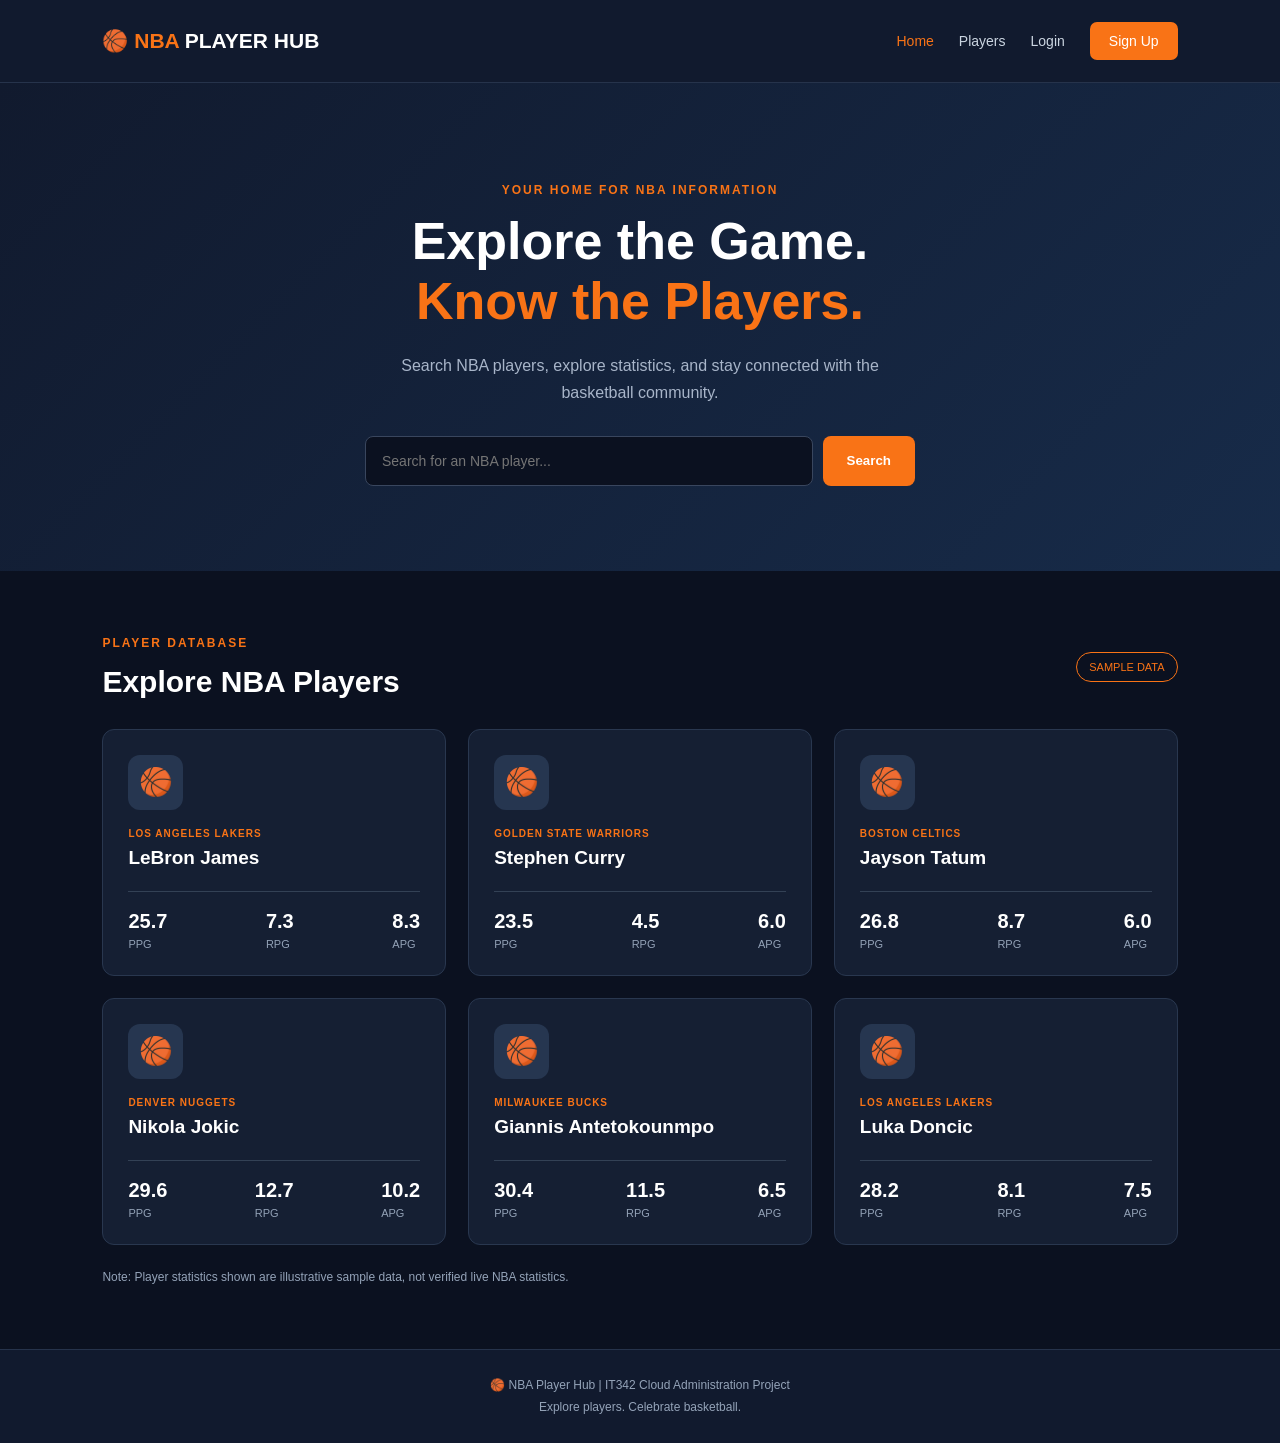
<file: index.html>
<!DOCTYPE html>
<html lang="en">
<head>
    <meta charset="UTF-8">
    <meta name="viewport" content="width=device-width, initial-scale=1.0">
    <title>NBA Player Hub | Home</title>
    <link rel="stylesheet" href="style.css">
    <script src="script.js" defer></script>
</head>
<body>

<header class="navbar">
    <a href="index.html" class="logo">🏀 NBA <span>PLAYER HUB</span></a>

    <nav>
        <a href="index.html" class="active">Home</a>
        <a href="#players">Players</a>
        <a href="login.html">Login</a>
        <a href="register.html" class="nav-button">Sign Up</a>
    </nav>
</header>

<main>
    <section class="hero">
        <p class="eyebrow">YOUR HOME FOR NBA INFORMATION</p>
        <h1>Explore the Game.<br><span>Know the Players.</span></h1>
        <p class="hero-description">
            Search NBA players, explore statistics, and stay connected
            with the basketball community.
        </p>

        <form class="search-form" id="searchForm">
            <input
                type="text"
                id="playerSearch"
                placeholder="Search for an NBA player..."
                aria-label="Search NBA players"
            >
            <button type="submit">Search</button>
        </form>
    </section>

    <section class="players-section" id="players">
        <div class="section-heading">
            <div>
                <p class="eyebrow">PLAYER DATABASE</p>
                <h2>Explore NBA Players</h2>
            </div>
            <span class="sample-label">SAMPLE DATA</span>
        </div>

        <p id="searchMessage" class="search-message" aria-live="polite"></p>

        <div class="player-grid" id="playerGrid">

            <article class="player-card" data-name="lebron james">
                <div class="player-icon">🏀</div>
                <p class="team-label">LOS ANGELES LAKERS</p>
                <h3>LeBron James</h3>
                <div class="stats">
                    <div><strong>25.7</strong><span>PPG</span></div>
                    <div><strong>7.3</strong><span>RPG</span></div>
                    <div><strong>8.3</strong><span>APG</span></div>
                </div>
            </article>

            <article class="player-card" data-name="stephen curry">
                <div class="player-icon">🏀</div>
                <p class="team-label">GOLDEN STATE WARRIORS</p>
                <h3>Stephen Curry</h3>
                <div class="stats">
                    <div><strong>23.5</strong><span>PPG</span></div>
                    <div><strong>4.5</strong><span>RPG</span></div>
                    <div><strong>6.0</strong><span>APG</span></div>
                </div>
            </article>

            <article class="player-card" data-name="jayson tatum">
                <div class="player-icon">🏀</div>
                <p class="team-label">BOSTON CELTICS</p>
                <h3>Jayson Tatum</h3>
                <div class="stats">
                    <div><strong>26.8</strong><span>PPG</span></div>
                    <div><strong>8.7</strong><span>RPG</span></div>
                    <div><strong>6.0</strong><span>APG</span></div>
                </div>
            </article>

            <article class="player-card" data-name="nikola jokic">
                <div class="player-icon">🏀</div>
                <p class="team-label">DENVER NUGGETS</p>
                <h3>Nikola Jokic</h3>
                <div class="stats">
                    <div><strong>29.6</strong><span>PPG</span></div>
                    <div><strong>12.7</strong><span>RPG</span></div>
                    <div><strong>10.2</strong><span>APG</span></div>
                </div>
            </article>

            <article class="player-card" data-name="giannis antetokounmpo">
                <div class="player-icon">🏀</div>
                <p class="team-label">MILWAUKEE BUCKS</p>
                <h3>Giannis Antetokounmpo</h3>
                <div class="stats">
                    <div><strong>30.4</strong><span>PPG</span></div>
                    <div><strong>11.5</strong><span>RPG</span></div>
                    <div><strong>6.5</strong><span>APG</span></div>
                </div>
            </article>

            <article class="player-card" data-name="luka doncic">
                <div class="player-icon">🏀</div>
                <p class="team-label">LOS ANGELES LAKERS</p>
                <h3>Luka Doncic</h3>
                <div class="stats">
                    <div><strong>28.2</strong><span>PPG</span></div>
                    <div><strong>8.1</strong><span>RPG</span></div>
                    <div><strong>7.5</strong><span>APG</span></div>
                </div>
            </article>

        </div>

        <p class="data-note">
            Note: Player statistics shown are illustrative sample data,
            not verified live NBA statistics.
        </p>
    </section>
</main>

<footer>
    <p>🏀 NBA Player Hub | IT342 Cloud Administration Project</p>
    <p>Explore players. Celebrate basketball.</p>
</footer>

</body>
</html>
</file>
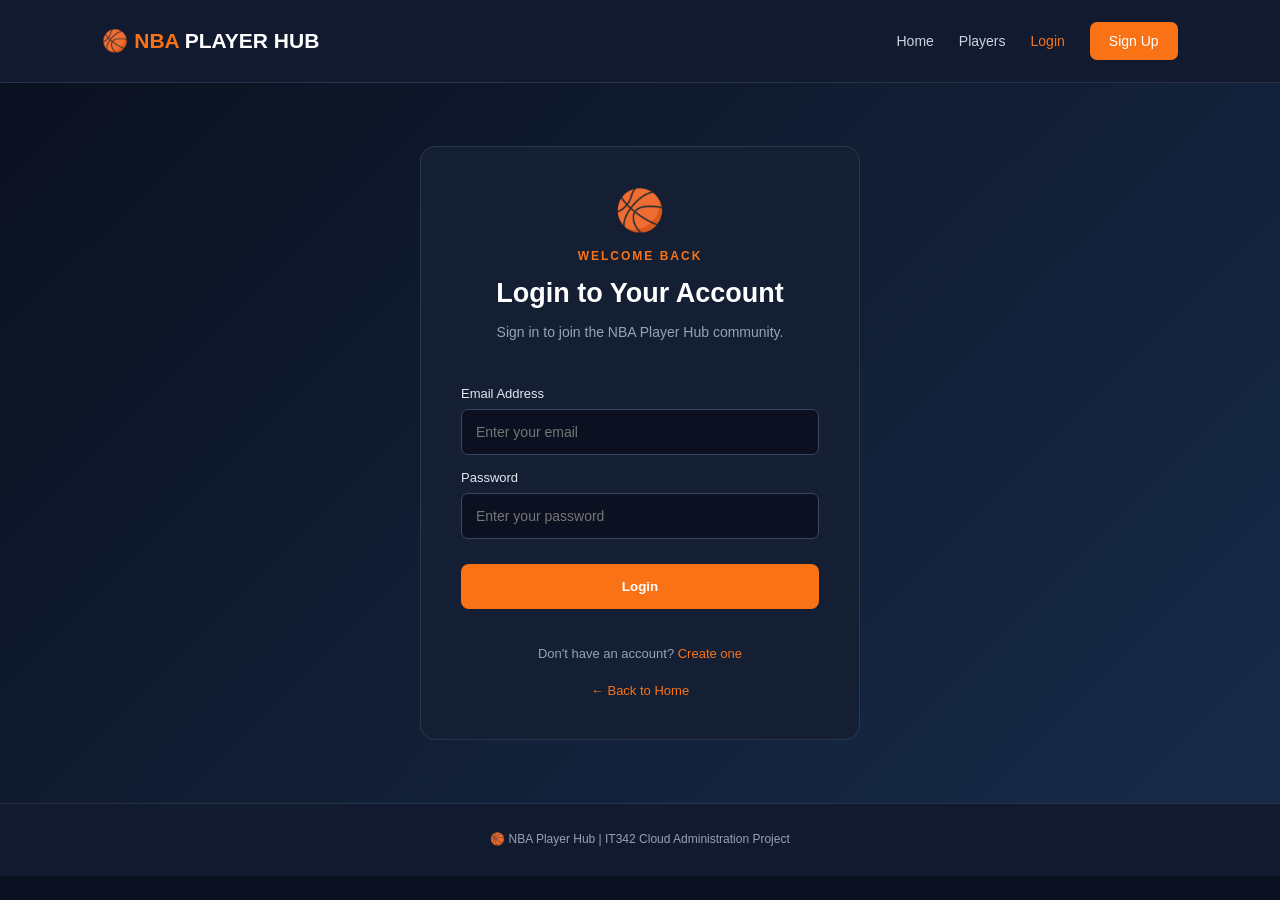
<file: login.html>
<!DOCTYPE html>
<html lang="en">
<head>
    <meta charset="UTF-8">
    <meta name="viewport" content="width=device-width, initial-scale=1.0">
    <title>NBA Player Hub | Login</title>
    <link rel="stylesheet" href="style.css">
    <script src="script.js" defer></script>
</head>
<body>

<header class="navbar">
    <a href="index.html" class="logo">🏀 NBA <span>PLAYER HUB</span></a>
    <nav>
        <a href="index.html">Home</a>
        <a href="index.html#players">Players</a>
        <a href="login.html" class="active">Login</a>
        <a href="register.html" class="nav-button">Sign Up</a>
    </nav>
</header>

<main class="auth-section">
    <div class="auth-card">
        <div class="auth-icon">🏀</div>
        <p class="eyebrow">WELCOME BACK</p>
        <h1>Login to Your Account</h1>
        <p class="auth-description">
            Sign in to join the NBA Player Hub community.
        </p>

        <form id="loginForm">
            <label for="loginEmail">Email Address</label>
            <input
                type="email"
                id="loginEmail"
                placeholder="Enter your email"
                required
            >

            <label for="loginPassword">Password</label>
            <input
                type="password"
                id="loginPassword"
                placeholder="Enter your password"
                required
            >

            <button type="submit" class="auth-button">Login</button>
            <p id="loginMessage" class="form-message" aria-live="polite"></p>
        </form>

        <p class="auth-switch">
            Don't have an account?
            <a href="register.html">Create one</a>
        </p>

        <a href="index.html" class="back-link">← Back to Home</a>
    </div>
</main>

<footer>
    <p>🏀 NBA Player Hub | IT342 Cloud Administration Project</p>
</footer>

</body>
</html>
</file>
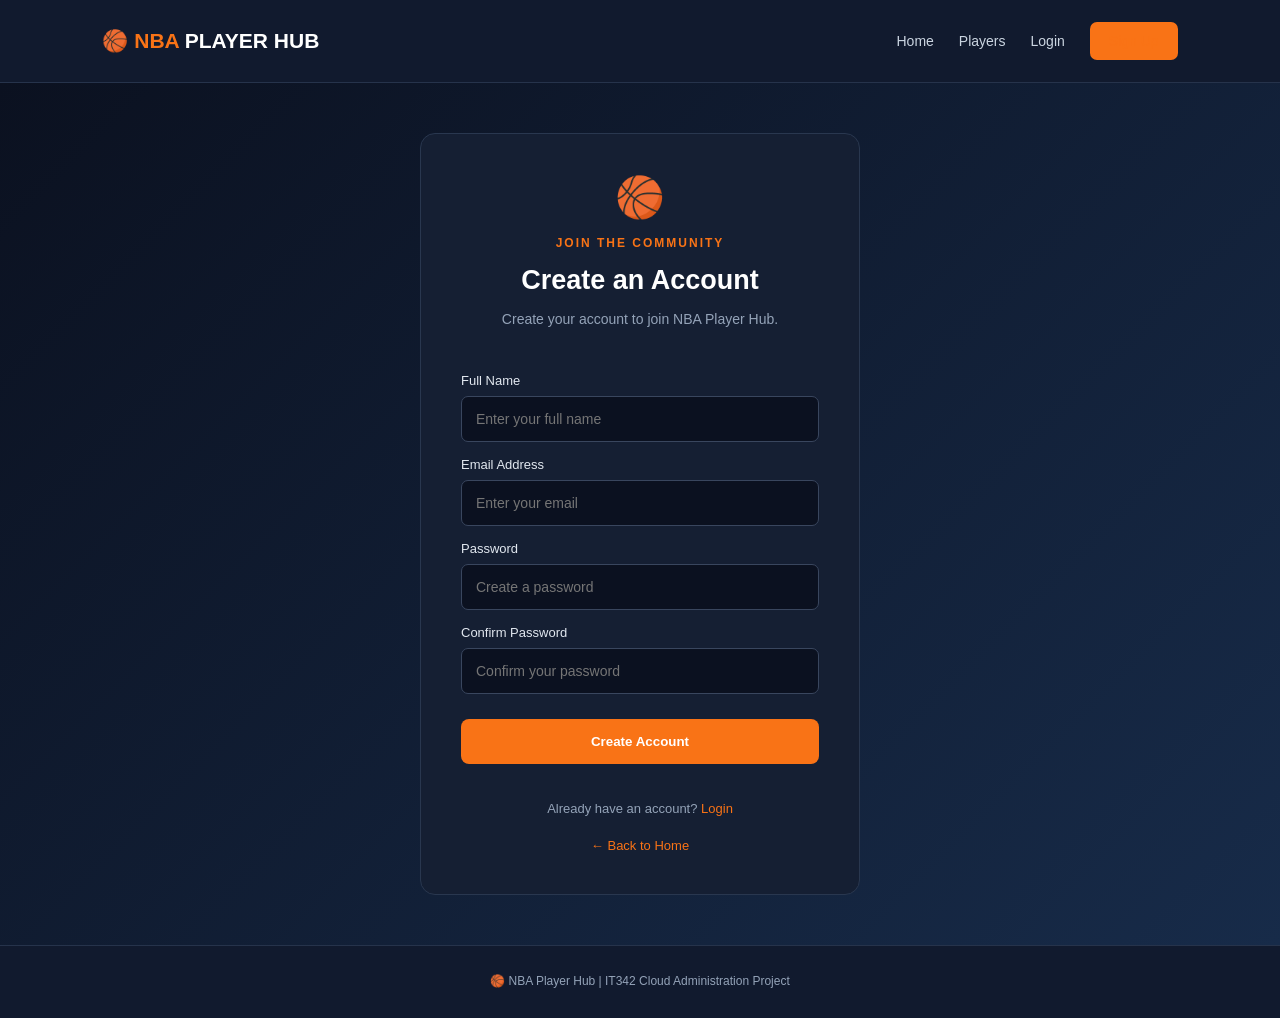
<file: register.html>
<!DOCTYPE html>
<html lang="en">
<head>
    <meta charset="UTF-8">
    <meta name="viewport" content="width=device-width, initial-scale=1.0">
    <title>NBA Player Hub | Register</title>
    <link rel="stylesheet" href="style.css">
    <script src="script.js" defer></script>
</head>
<body>

<header class="navbar">
    <a href="index.html" class="logo">🏀 NBA <span>PLAYER HUB</span></a>
    <nav>
        <a href="index.html">Home</a>
        <a href="index.html#players">Players</a>
        <a href="login.html">Login</a>
        <a href="register.html" class="nav-button active">Sign Up</a>
    </nav>
</header>

<main class="auth-section">
    <div class="auth-card">
        <div class="auth-icon">🏀</div>
        <p class="eyebrow">JOIN THE COMMUNITY</p>
        <h1>Create an Account</h1>
        <p class="auth-description">
            Create your account to join NBA Player Hub.
        </p>

        <form id="registerForm">
            <label for="fullName">Full Name</label>
            <input
                type="text"
                id="fullName"
                placeholder="Enter your full name"
                required
            >

            <label for="registerEmail">Email Address</label>
            <input
                type="email"
                id="registerEmail"
                placeholder="Enter your email"
                required
            >

            <label for="registerPassword">Password</label>
            <input
                type="password"
                id="registerPassword"
                placeholder="Create a password"
                minlength="8"
                required
            >

            <label for="confirmPassword">Confirm Password</label>
            <input
                type="password"
                id="confirmPassword"
                placeholder="Confirm your password"
                minlength="8"
                required
            >

            <button type="submit" class="auth-button">
                Create Account
            </button>

            <p id="registerMessage" class="form-message" aria-live="polite"></p>
        </form>

        <p class="auth-switch">
            Already have an account?
            <a href="login.html">Login</a>
        </p>

        <a href="index.html" class="back-link">← Back to Home</a>
    </div>
</main>

<footer>
    <p>🏀 NBA Player Hub | IT342 Cloud Administration Project</p>
</footer>

</body>
</html>
</file>
<file: style.css>
/* GENERAL SETTINGS */

* {
    margin: 0;
    padding: 0;
    box-sizing: border-box;
}

body {
    font-family: Arial, Helvetica, sans-serif;
    background-color: #0b1120;
    color: #ffffff;
    min-height: 100vh;
}

a {
    text-decoration: none;
    color: inherit;
}

/* NAVIGATION BAR */

.navbar {
    display: flex;
    justify-content: space-between;
    align-items: center;
    padding: 22px 8%;
    background-color: #111a2e;
    border-bottom: 1px solid #26334b;
}

.logo {
    font-size: 21px;
    font-weight: bold;
    color: #f97316;
}

.logo span {
    color: white;
}

.navbar nav {
    display: flex;
    align-items: center;
    gap: 25px;
}

.navbar nav a {
    color: #cbd5e1;
    font-size: 14px;
    transition: color 0.2s;
}

.navbar nav a:hover,
.navbar nav a.active {
    color: #f97316;
}

.navbar nav .nav-button {
    background-color: #f97316;
    color: white;
    padding: 11px 19px;
    border-radius: 7px;
}

.navbar nav .nav-button:hover {
    background-color: #ea580c;
    color: white;
}

/* HOMEPAGE HERO SECTION */

.hero {
    text-align: center;
    padding: 100px 20px 85px;
    background: linear-gradient(135deg, #111a2e, #172b49);
}

.eyebrow {
    color: #f97316;
    font-size: 12px;
    font-weight: bold;
    letter-spacing: 2px;
    margin-bottom: 15px;
}

.hero h1 {
    font-size: 52px;
    line-height: 1.15;
    margin-bottom: 20px;
}

.hero h1 span {
    color: #f97316;
}

.hero-description {
    color: #a8b5c9;
    max-width: 550px;
    margin: 0 auto 30px;
    line-height: 1.7;
}

/* SEARCH BAR */

.search-form {
    display: flex;
    max-width: 550px;
    margin: auto;
    gap: 10px;
}

.search-form input {
    flex: 1;
    min-width: 0;
    padding: 16px;
    border: 1px solid #39465e;
    background-color: #0b1120;
    border-radius: 8px;
    color: white;
    font-size: 14px;
}

.search-form button,
.auth-button {
    background-color: #f97316;
    color: white;
    border: none;
    border-radius: 8px;
    padding: 15px 24px;
    font-weight: bold;
    cursor: pointer;
    transition: background 0.2s;
}

.search-form button:hover,
.auth-button:hover {
    background-color: #ea580c;
}

/* PLAYER SECTION */

.players-section {
    padding: 65px 8%;
}

.section-heading {
    display: flex;
    justify-content: space-between;
    align-items: center;
    margin-bottom: 30px;
}

.section-heading h2 {
    font-size: 30px;
}

.sample-label {
    font-size: 11px;
    color: #f97316;
    border: 1px solid #f97316;
    padding: 8px 12px;
    border-radius: 20px;
}

.player-grid {
    display: grid;
    grid-template-columns: repeat(3, 1fr);
    gap: 22px;
}

.player-card {
    background-color: #151f33;
    border: 1px solid #29374f;
    padding: 25px;
    border-radius: 12px;
    transition: transform 0.2s, border-color 0.2s;
}

.player-card:hover {
    transform: translateY(-5px);
    border-color: #f97316;
}

.player-icon {
    background-color: #263650;
    width: 55px;
    height: 55px;
    display: flex;
    justify-content: center;
    align-items: center;
    border-radius: 12px;
    font-size: 27px;
    margin-bottom: 18px;
}

.team-label {
    color: #f97316;
    font-size: 10px;
    letter-spacing: 1px;
    font-weight: bold;
    margin-bottom: 8px;
}

.player-card h3 {
    font-size: 19px;
    margin-bottom: 22px;
}

.stats {
    display: flex;
    justify-content: space-between;
    border-top: 1px solid #334155;
    padding-top: 18px;
}

.stats div {
    display: flex;
    flex-direction: column;
    gap: 5px;
}

.stats strong {
    font-size: 20px;
}

.stats span {
    color: #94a3b8;
    font-size: 11px;
}

.search-message {
    color: #f97316;
    margin-bottom: 15px;
    font-size: 14px;
}

.data-note {
    color: #94a3b8;
    font-size: 12px;
    margin-top: 25px;
}

/* LOGIN AND REGISTER PAGES */

.auth-section {
    min-height: 80vh;
    display: flex;
    justify-content: center;
    align-items: center;
    padding: 50px 20px;
    background: linear-gradient(135deg, #0b1120, #172b49);
}

.auth-card {
    background-color: #151f33;
    border: 1px solid #29374f;
    border-radius: 15px;
    width: 100%;
    max-width: 440px;
    padding: 40px;
    text-align: center;
}

.auth-icon {
    font-size: 40px;
    margin-bottom: 15px;
}

.auth-card h1 {
    font-size: 27px;
    margin-bottom: 12px;
}

.auth-description {
    color: #94a3b8;
    font-size: 14px;
    margin-bottom: 28px;
    line-height: 1.6;
}

.auth-card form {
    display: flex;
    flex-direction: column;
    text-align: left;
}

.auth-card label {
    font-size: 13px;
    margin-bottom: 8px;
    margin-top: 15px;
    color: #e2e8f0;
}

.auth-card input {
    background-color: #0b1120;
    border: 1px solid #39465e;
    border-radius: 7px;
    padding: 14px;
    color: white;
    font-size: 14px;
    width: 100%;
}

.auth-card input:focus,
.search-form input:focus {
    outline: 2px solid #f97316;
    outline-offset: 1px;
}

.auth-button {
    margin-top: 25px;
    width: 100%;
}

.form-message {
    margin-top: 12px;
    font-size: 13px;
    color: #f97316;
}

.auth-switch {
    color: #94a3b8;
    font-size: 13px;
    margin-top: 25px;
}

.auth-switch a,
.back-link {
    color: #f97316;
}

.back-link {
    display: inline-block;
    margin-top: 22px;
    font-size: 13px;
}

/* FOOTER */

footer {
    background-color: #111a2e;
    border-top: 1px solid #26334b;
    padding: 25px;
    text-align: center;
    color: #94a3b8;
    font-size: 12px;
    line-height: 1.8;
}

/* MOBILE RESPONSIVENESS */

@media (max-width: 800px) {
    .player-grid {
        grid-template-columns: repeat(2, 1fr);
    }

    .hero h1 {
        font-size: 40px;
    }

    .navbar {
        padding: 18px 5%;
        flex-wrap: wrap;
        gap: 18px;
    }

    .navbar nav {
        gap: 13px;
        flex-wrap: wrap;
    }
}

@media (max-width: 550px) {
    .player-grid {
        grid-template-columns: 1fr;
    }

    .hero h1 {
        font-size: 33px;
    }

    .search-form {
        flex-direction: column;
    }

    .search-form button {
        width: 100%;
    }

    .section-heading h2 {
        font-size: 23px;
    }

    .auth-card {
        padding: 28px 22px;
    }
}
</file>
